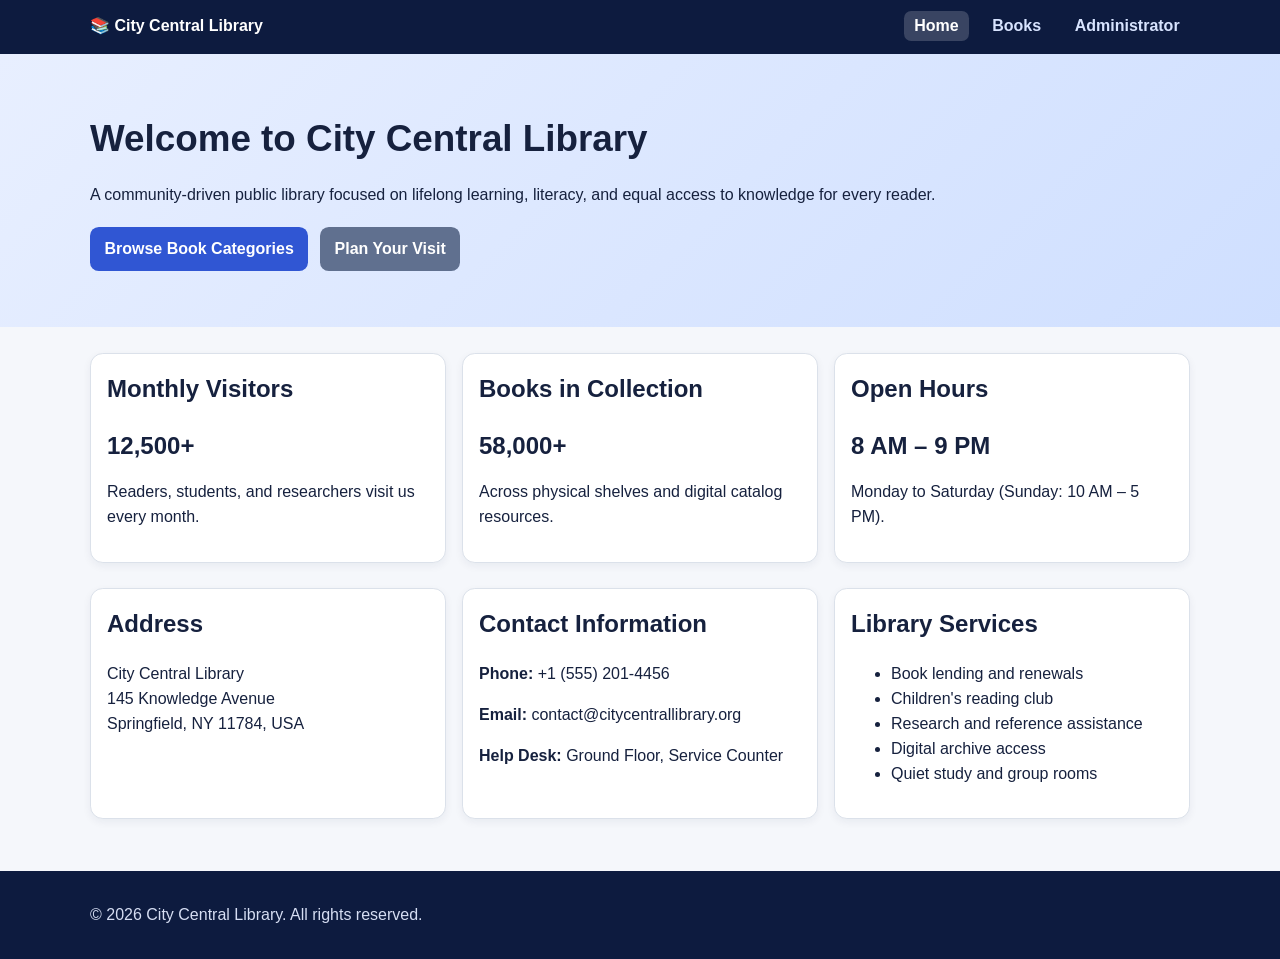
<file: index.html>
<!DOCTYPE html>
<html lang="en">
<head>
  <meta charset="UTF-8" />
  <meta name="viewport" content="width=device-width, initial-scale=1.0" />
  <title>City Central Library</title>
  <link rel="stylesheet" href="styles.css" />
</head>
<body>
  <header class="site-header">
    <nav class="navbar container" aria-label="Main navigation">
      <a class="brand" href="index.html">📚 City Central Library</a>
      <button class="nav-toggle" aria-expanded="false" aria-controls="main-menu">Menu</button>
      <ul id="main-menu" class="nav-links">
        <li><a class="active" href="index.html">Home</a></li>
        <li><a href="books.html">Books</a></li>
        <li><a href="admin.html">Administrator</a></li>
      </ul>
    </nav>
  </header>

  <main>
    <section class="hero">
      <div class="container">
        <h1>Welcome to City Central Library</h1>
        <p>
          A community-driven public library focused on lifelong learning, literacy,
          and equal access to knowledge for every reader.
        </p>
        <div class="hero-actions">
          <a class="btn" href="books.html">Browse Book Categories</a>
          <a class="btn btn-secondary" href="#visit-info">Plan Your Visit</a>
        </div>
      </div>
    </section>

    <section class="stats container" aria-label="Library statistics">
      <article class="card">
        <h2>Monthly Visitors</h2>
        <p class="stat">12,500+</p>
        <p>Readers, students, and researchers visit us every month.</p>
      </article>
      <article class="card">
        <h2>Books in Collection</h2>
        <p class="stat">58,000+</p>
        <p>Across physical shelves and digital catalog resources.</p>
      </article>
      <article class="card">
        <h2>Open Hours</h2>
        <p class="stat">8 AM – 9 PM</p>
        <p>Monday to Saturday (Sunday: 10 AM – 5 PM).</p>
      </article>
    </section>

    <section id="visit-info" class="container info-grid">
      <article class="card">
        <h2>Address</h2>
        <p>
          City Central Library<br />
          145 Knowledge Avenue<br />
          Springfield, NY 11784, USA
        </p>
      </article>
      <article class="card">
        <h2>Contact Information</h2>
        <p><strong>Phone:</strong> +1 (555) 201-4456</p>
        <p><strong>Email:</strong> contact@citycentrallibrary.org</p>
        <p><strong>Help Desk:</strong> Ground Floor, Service Counter</p>
      </article>
      <article class="card">
        <h2>Library Services</h2>
        <ul>
          <li>Book lending and renewals</li>
          <li>Children's reading club</li>
          <li>Research and reference assistance</li>
          <li>Digital archive access</li>
          <li>Quiet study and group rooms</li>
        </ul>
      </article>
    </section>
  </main>

  <footer class="site-footer">
    <div class="container">
      <p>© 2026 City Central Library. All rights reserved.</p>
    </div>
  </footer>

  <script src="script.js"></script>
</body>
</html>
</file>
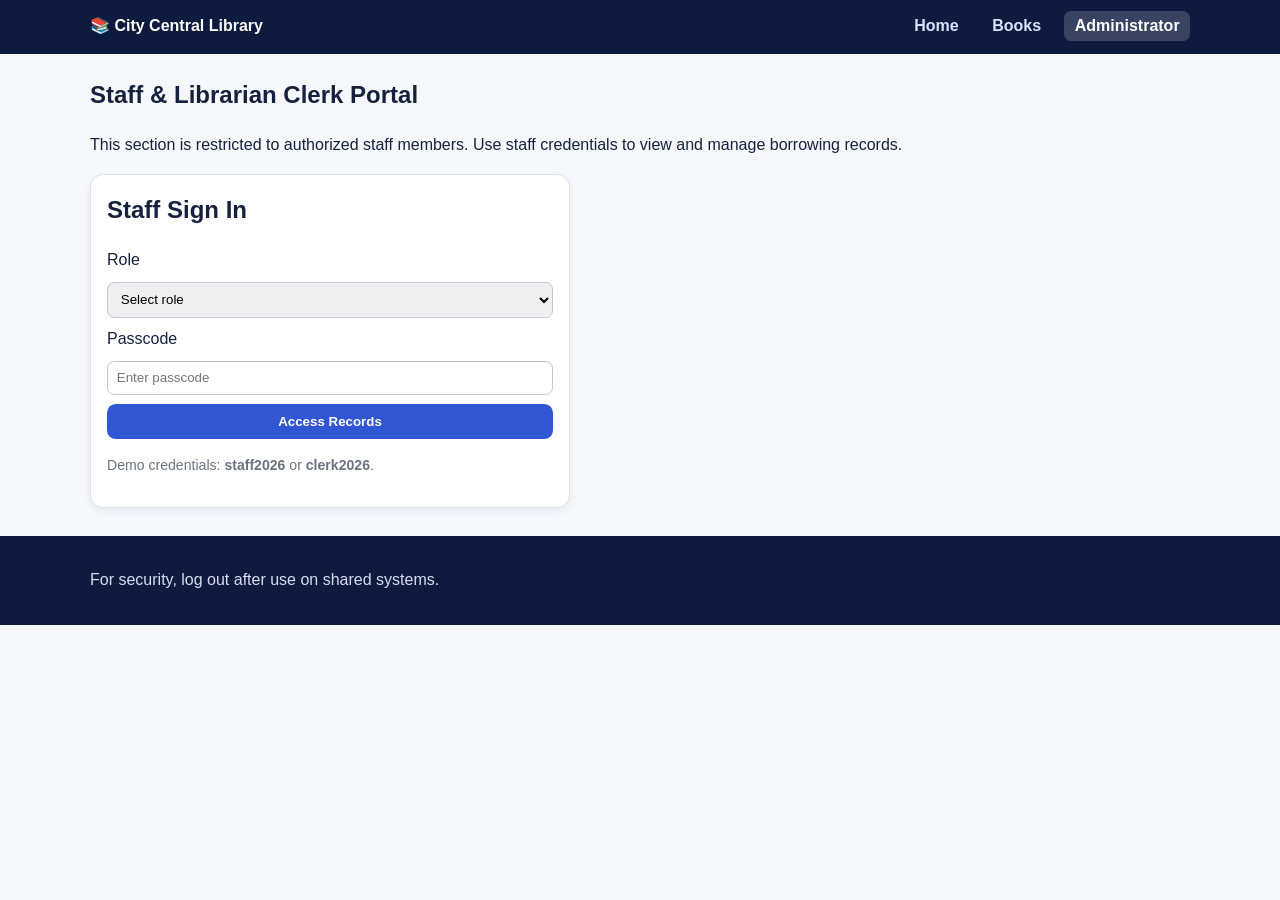
<file: admin.html>
<!DOCTYPE html>
<html lang="en">
<head>
  <meta charset="UTF-8" />
  <meta name="viewport" content="width=device-width, initial-scale=1.0" />
  <title>Administrator | City Central Library</title>
  <link rel="stylesheet" href="styles.css" />
</head>
<body>
  <header class="site-header">
    <nav class="navbar container" aria-label="Main navigation">
      <a class="brand" href="index.html">📚 City Central Library</a>
      <button class="nav-toggle" aria-expanded="false" aria-controls="main-menu">Menu</button>
      <ul id="main-menu" class="nav-links">
        <li><a href="index.html">Home</a></li>
        <li><a href="books.html">Books</a></li>
        <li><a class="active" href="admin.html">Administrator</a></li>
      </ul>
    </nav>
  </header>

  <main class="container">
    <section class="page-intro">
      <h1>Staff & Librarian Clerk Portal</h1>
      <p>
        This section is restricted to authorized staff members. Use staff credentials
        to view and manage borrowing records.
      </p>
    </section>

    <section id="auth-panel" class="card auth-card">
      <h2>Staff Sign In</h2>
      <form id="staff-login-form">
        <label for="staff-role">Role</label>
        <select id="staff-role" required>
          <option value="">Select role</option>
          <option value="staff">Staff</option>
          <option value="clerk">Librarian Clerk</option>
        </select>

        <label for="staff-passcode">Passcode</label>
        <input id="staff-passcode" type="password" placeholder="Enter passcode" required />

        <button type="submit" class="btn">Access Records</button>
      </form>
      <p id="auth-message" class="auth-message" aria-live="polite"></p>
      <p class="small-text">
        Demo credentials: <strong>staff2026</strong> or <strong>clerk2026</strong>.
      </p>
    </section>

    <section id="records-panel" class="records-panel hidden" aria-label="Borrowing records">
      <div class="panel-head">
        <h2>Borrowed Books Register</h2>
        <button id="logout-btn" class="btn btn-secondary" type="button">Log Out</button>
      </div>

      <div class="table-wrap">
        <table>
          <thead>
            <tr>
              <th>Reader Name</th>
              <th>Book Name</th>
              <th>Category</th>
              <th>Date of Issue</th>
              <th>Expected Return</th>
              <th>Returned On</th>
              <th>Penalty</th>
              <th>Phone Number</th>
              <th>Status</th>
            </tr>
          </thead>
          <tbody id="records-tbody"></tbody>
        </table>
      </div>
    </section>
  </main>

  <footer class="site-footer">
    <div class="container">
      <p>For security, log out after use on shared systems.</p>
    </div>
  </footer>

  <script src="script.js"></script>
</body>
</html>
</file>
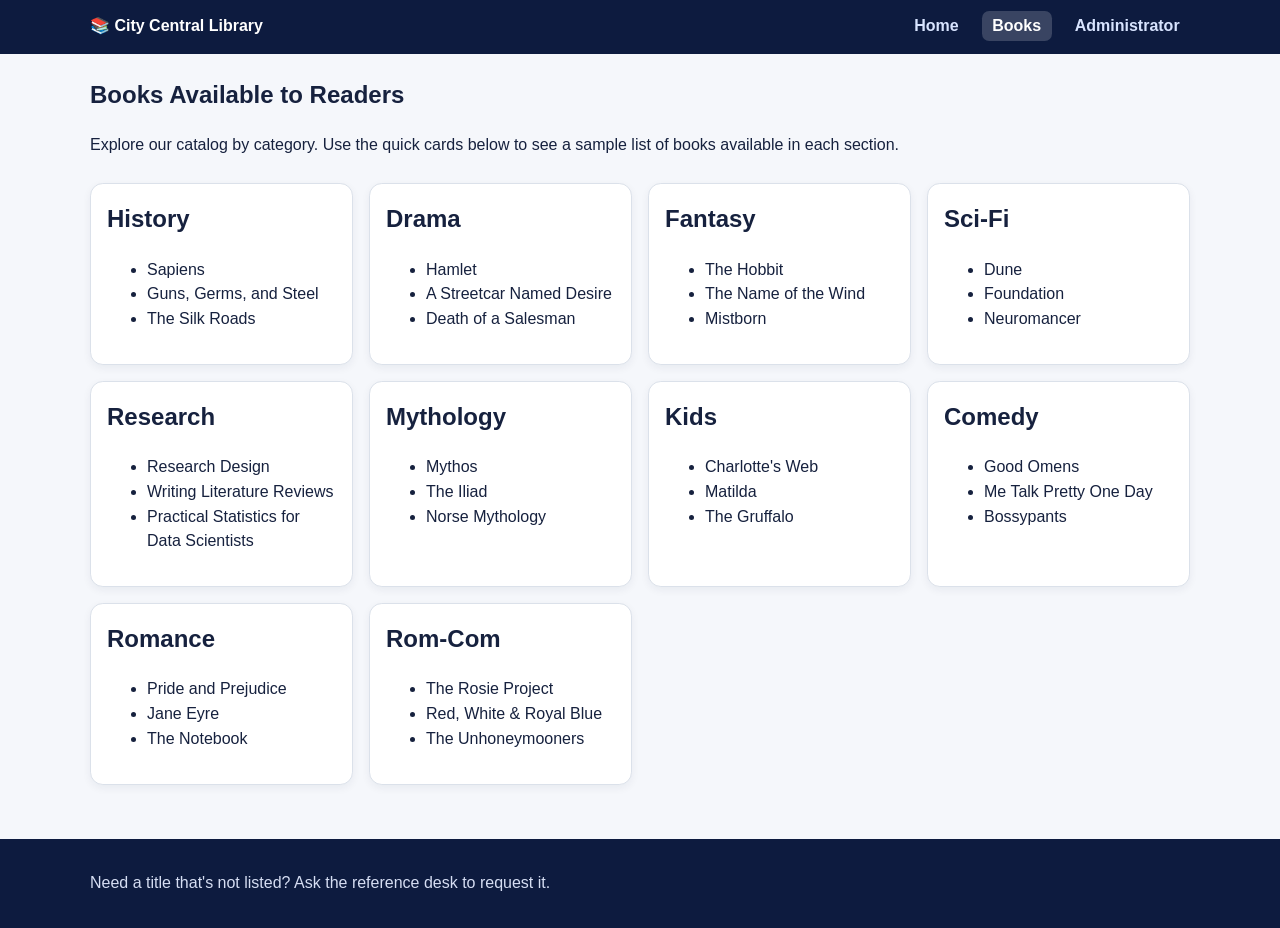
<file: books.html>
<!DOCTYPE html>
<html lang="en">
<head>
  <meta charset="UTF-8" />
  <meta name="viewport" content="width=device-width, initial-scale=1.0" />
  <title>Book Categories | City Central Library</title>
  <link rel="stylesheet" href="styles.css" />
</head>
<body>
  <header class="site-header">
    <nav class="navbar container" aria-label="Main navigation">
      <a class="brand" href="index.html">📚 City Central Library</a>
      <button class="nav-toggle" aria-expanded="false" aria-controls="main-menu">Menu</button>
      <ul id="main-menu" class="nav-links">
        <li><a href="index.html">Home</a></li>
        <li><a class="active" href="books.html">Books</a></li>
        <li><a href="admin.html">Administrator</a></li>
      </ul>
    </nav>
  </header>

  <main class="container">
    <section class="page-intro">
      <h1>Books Available to Readers</h1>
      <p>
        Explore our catalog by category. Use the quick cards below to see a sample
        list of books available in each section.
      </p>
    </section>

    <section class="categories-grid" aria-label="Book categories">
      <article class="card">
        <h2>History</h2>
        <ul>
          <li>Sapiens</li>
          <li>Guns, Germs, and Steel</li>
          <li>The Silk Roads</li>
        </ul>
      </article>

      <article class="card">
        <h2>Drama</h2>
        <ul>
          <li>Hamlet</li>
          <li>A Streetcar Named Desire</li>
          <li>Death of a Salesman</li>
        </ul>
      </article>

      <article class="card">
        <h2>Fantasy</h2>
        <ul>
          <li>The Hobbit</li>
          <li>The Name of the Wind</li>
          <li>Mistborn</li>
        </ul>
      </article>

      <article class="card">
        <h2>Sci-Fi</h2>
        <ul>
          <li>Dune</li>
          <li>Foundation</li>
          <li>Neuromancer</li>
        </ul>
      </article>

      <article class="card">
        <h2>Research</h2>
        <ul>
          <li>Research Design</li>
          <li>Writing Literature Reviews</li>
          <li>Practical Statistics for Data Scientists</li>
        </ul>
      </article>

      <article class="card">
        <h2>Mythology</h2>
        <ul>
          <li>Mythos</li>
          <li>The Iliad</li>
          <li>Norse Mythology</li>
        </ul>
      </article>

      <article class="card">
        <h2>Kids</h2>
        <ul>
          <li>Charlotte's Web</li>
          <li>Matilda</li>
          <li>The Gruffalo</li>
        </ul>
      </article>

      <article class="card">
        <h2>Comedy</h2>
        <ul>
          <li>Good Omens</li>
          <li>Me Talk Pretty One Day</li>
          <li>Bossypants</li>
        </ul>
      </article>

      <article class="card">
        <h2>Romance</h2>
        <ul>
          <li>Pride and Prejudice</li>
          <li>Jane Eyre</li>
          <li>The Notebook</li>
        </ul>
      </article>

      <article class="card">
        <h2>Rom-Com</h2>
        <ul>
          <li>The Rosie Project</li>
          <li>Red, White & Royal Blue</li>
          <li>The Unhoneymooners</li>
        </ul>
      </article>
    </section>
  </main>

  <footer class="site-footer">
    <div class="container">
      <p>Need a title that's not listed? Ask the reference desk to request it.</p>
    </div>
  </footer>

  <script src="script.js"></script>
</body>
</html>
</file>
<file: styles.css>
:root {
  --bg: #f5f7fb;
  --card: #ffffff;
  --ink: #16213e;
  --accent: #3056d3;
  --accent-dark: #223f98;
  --muted: #6b7280;
  --border: #dbe1ea;
  --ok: #17663c;
  --danger: #a12c2c;
}

* {
  box-sizing: border-box;
}

body {
  margin: 0;
  font-family: Inter, Segoe UI, Arial, sans-serif;
  background: var(--bg);
  color: var(--ink);
  line-height: 1.55;
}

.container {
  width: min(1100px, 92vw);
  margin: 0 auto;
}

.site-header {
  position: sticky;
  top: 0;
  z-index: 10;
  background: #0d1b3f;
}

.navbar {
  display: flex;
  align-items: center;
  justify-content: space-between;
  gap: 1rem;
  padding: 0.9rem 0;
}

.brand {
  color: #fff;
  text-decoration: none;
  font-weight: 700;
}

.nav-toggle {
  display: none;
  background: transparent;
  color: #fff;
  border: 1px solid rgba(255, 255, 255, 0.45);
  border-radius: 0.5rem;
  padding: 0.35rem 0.65rem;
}

.nav-links {
  list-style: none;
  margin: 0;
  padding: 0;
  display: flex;
  align-items: center;
  gap: 0.8rem;
}

.nav-links a {
  color: #d8e4ff;
  text-decoration: none;
  font-weight: 600;
  padding: 0.4rem 0.65rem;
  border-radius: 0.45rem;
}

.nav-links a:hover,
.nav-links a.active {
  background: rgba(255, 255, 255, 0.18);
  color: #fff;
}

.hero {
  background: linear-gradient(135deg, #e8efff, #cfdfff);
  padding: 3.5rem 0;
}

.hero h1 {
  margin-top: 0;
  margin-bottom: 0.7rem;
  font-size: clamp(1.6rem, 3vw, 2.3rem);
}

.hero-actions {
  margin-top: 1.2rem;
  display: flex;
  flex-wrap: wrap;
  gap: 0.75rem;
}

.btn {
  border: 0;
  background: var(--accent);
  color: #fff;
  border-radius: 0.55rem;
  text-decoration: none;
  padding: 0.62rem 0.9rem;
  display: inline-block;
  cursor: pointer;
  font-weight: 600;
}

.btn:hover {
  background: var(--accent-dark);
}

.btn-secondary {
  background: #60708f;
}

.stats,
.info-grid,
.categories-grid {
  display: grid;
  gap: 1rem;
  margin: 1.6rem auto;
}

.stats {
  grid-template-columns: repeat(auto-fit, minmax(220px, 1fr));
}

.info-grid {
  grid-template-columns: repeat(auto-fit, minmax(240px, 1fr));
  padding-bottom: 1.4rem;
}

.categories-grid {
  grid-template-columns: repeat(auto-fit, minmax(220px, 1fr));
  padding-bottom: 1.6rem;
}

.card {
  background: var(--card);
  border: 1px solid var(--border);
  border-radius: 0.8rem;
  padding: 1rem;
  box-shadow: 0 3px 9px rgba(13, 27, 63, 0.06);
}

.card h2 {
  margin-top: 0;
}

.stat {
  font-size: 1.5rem;
  font-weight: 700;
  margin: 0.4rem 0;
}

.page-intro {
  margin: 1.4rem 0 1rem;
}

.auth-card {
  max-width: 480px;
}

#staff-login-form {
  display: grid;
  gap: 0.55rem;
}

input,
select {
  width: 100%;
  padding: 0.55rem;
  border: 1px solid #bfc8d8;
  border-radius: 0.45rem;
}

.auth-message {
  margin-top: 0.75rem;
  font-weight: 700;
}

.auth-message.error {
  color: var(--danger);
}

.auth-message.success {
  color: var(--ok);
}

.small-text {
  color: var(--muted);
  font-size: 0.88rem;
}

.panel-head {
  display: flex;
  align-items: center;
  justify-content: space-between;
  gap: 0.6rem;
  margin-bottom: 0.65rem;
}

.hidden {
  display: none;
}

.table-wrap {
  overflow-x: auto;
  border: 1px solid var(--border);
  border-radius: 0.6rem;
  background: #fff;
}

table {
  border-collapse: collapse;
  width: 100%;
  min-width: 920px;
}

th,
td {
  text-align: left;
  padding: 0.6rem;
  border-bottom: 1px solid var(--border);
  font-size: 0.92rem;
}

th {
  background: #edf2ff;
}

.late {
  color: var(--danger);
  font-weight: 700;
}

.on-time {
  color: var(--ok);
  font-weight: 700;
}

.site-footer {
  margin-top: 1.8rem;
  padding: 1rem 0;
  background: #0d1b3f;
  color: #d6def3;
}

@media (max-width: 760px) {
  .nav-toggle {
    display: block;
  }

  .nav-links {
    position: absolute;
    top: 100%;
    right: 4vw;
    background: #10254f;
    width: min(280px, 84vw);
    padding: 0.7rem;
    border: 1px solid rgba(255, 255, 255, 0.15);
    border-radius: 0.6rem;
    display: none;
    flex-direction: column;
    align-items: stretch;
  }

  .nav-links.open {
    display: flex;
  }
}
</file>
